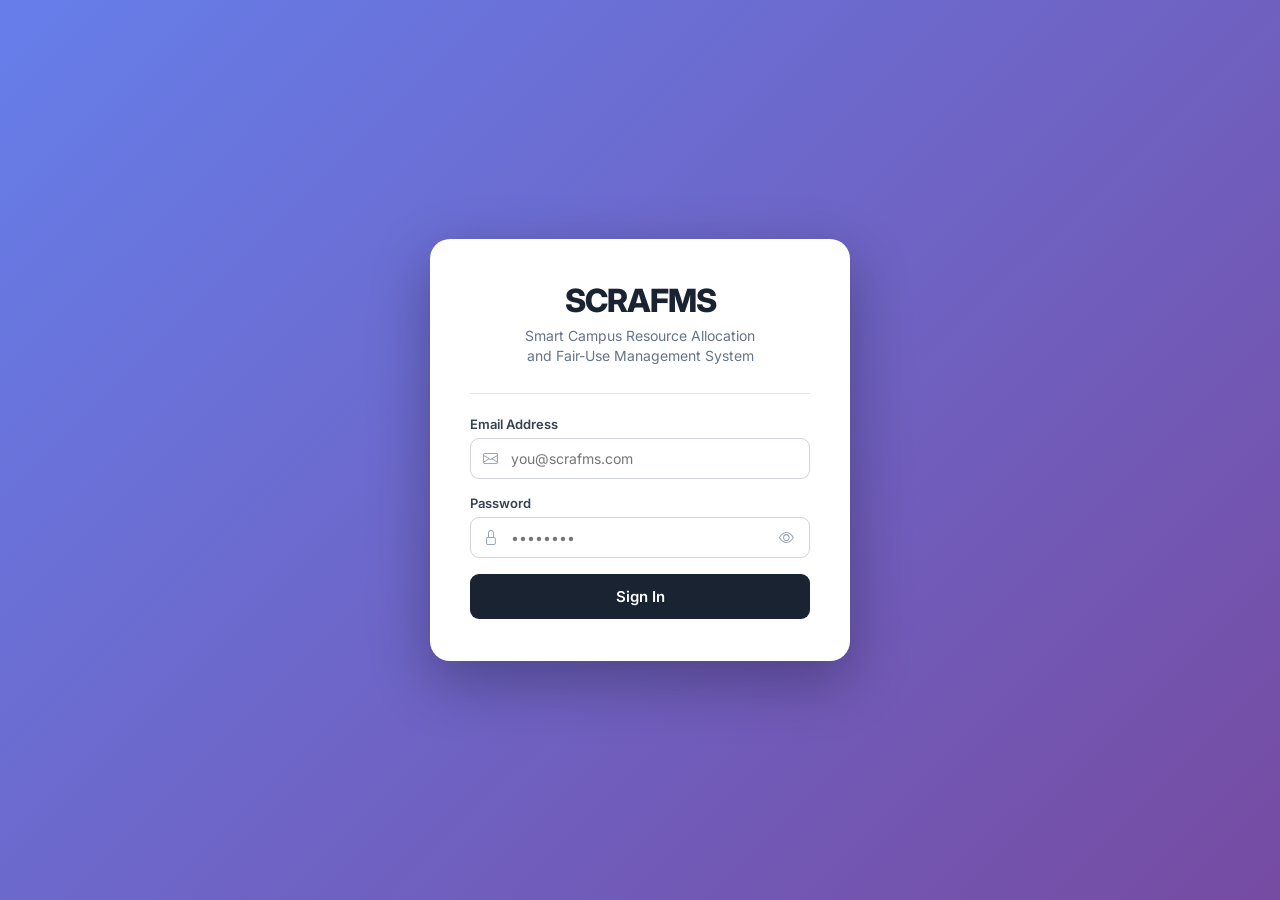
<file: target/classes/web/login.html>
<!DOCTYPE html>
<html lang="en">
<head>
<meta charset="UTF-8">
<meta name="viewport" content="width=device-width,initial-scale=1.0">
<title>SCRAFMS – Sign In</title>
<link rel="preconnect" href="https://fonts.googleapis.com">
<link href="https://fonts.googleapis.com/css2?family=Inter:wght@400;500;600;700;800&display=swap" rel="stylesheet">
<link rel="stylesheet" href="https://cdn.jsdelivr.net/npm/bootstrap-icons@1.11.3/font/bootstrap-icons.min.css">
<style>
*{box-sizing:border-box;margin:0;padding:0;}
body{font-family:'Inter',sans-serif;min-height:100vh;display:flex;align-items:center;
  justify-content:center;background:linear-gradient(135deg,#667eea 0%,#764ba2 100%);}
.login-card{background:white;border-radius:20px;padding:42px 40px;
  width:420px;max-width:92vw;box-shadow:0 20px 60px rgba(0,0,0,0.3);}
.login-logo{text-align:center;margin-bottom:28px;}
.login-logo h1{font-size:32px;font-weight:800;color:#1a2332;letter-spacing:-1px;}
.login-logo p{color:#64748b;font-size:14px;margin-top:6px;line-height:1.4;}
hr{border:none;border-top:1px solid #e2e8f0;margin:22px 0;}
.form-group{margin-bottom:16px;}
label{display:block;font-size:13px;font-weight:600;color:#374151;margin-bottom:6px;}
.input-wrap{position:relative;}
.input-wrap i.icon{position:absolute;left:13px;top:50%;transform:translateY(-50%);
  color:#94a3b8;font-size:15px;pointer-events:none;}
input[type=text],input[type=email],input[type=password]{
  width:100%;padding:11px 14px 11px 40px;border:1.5px solid #d1d5db;
  border-radius:9px;font-size:14px;font-family:'Inter',sans-serif;
  outline:none;transition:border-color 0.18s;color:#1e293b;background:white;}
input:focus{border-color:#4f8ef7;box-shadow:0 0 0 3px rgba(79,142,247,0.12);}
.eye-btn{position:absolute;right:12px;top:50%;transform:translateY(-50%);
  background:none;border:none;cursor:pointer;color:#94a3b8;padding:4px;font-size:15px;}
.btn-signin{width:100%;padding:13px;background:#1a2332;color:white;
  border:none;border-radius:9px;font-size:15px;font-weight:600;
  font-family:'Inter',sans-serif;cursor:pointer;transition:background 0.18s;
  display:flex;align-items:center;justify-content:center;gap:8px;margin-top:6px;}
.btn-signin:hover{background:#232f45;}
.btn-signin:disabled{background:#64748b;cursor:not-allowed;}
.error-box{background:#fef2f2;color:#dc2626;border:1px solid #fecaca;
  border-radius:9px;padding:12px 14px;font-size:14px;display:none;margin-top:14px;}
@keyframes spin{to{transform:rotate(360deg)}}
.spinner{width:18px;height:18px;border:3px solid rgba(255,255,255,0.4);
  border-top-color:white;border-radius:50%;animation:spin 0.7s linear infinite;display:none;}
</style>
</head>
<body>
<div class="login-card">
  <div class="login-logo">
    <h1>SCRAFMS</h1>
    <p>Smart Campus Resource Allocation<br>and Fair-Use Management System</p>
  </div>
  <hr>
  <form id="login-form" onsubmit="handleLogin(event)">
    <div class="form-group">
      <label for="email">Email Address</label>
      <div class="input-wrap">
        <i class="bi bi-envelope icon"></i>
        <input type="email" id="email" placeholder="you@scrafms.com" required autocomplete="email">
      </div>
    </div>
    <div class="form-group">
      <label for="password">Password</label>
      <div class="input-wrap">
        <i class="bi bi-lock icon"></i>
        <input type="password" id="password" placeholder="••••••••" required autocomplete="current-password">
        <button type="button" class="eye-btn" onclick="togglePwd()" id="eye-btn">
          <i class="bi bi-eye" id="eye-icon"></i>
        </button>
      </div>
    </div>
    <button type="submit" class="btn-signin" id="signin-btn">
      <div class="spinner" id="spinner"></div>
      <span id="btn-text">Sign In</span>
    </button>
    <div class="error-box" id="error-box"></div>
  </form>
</div>
<script>
const API = 'http://localhost:8080/api';

// Check if already logged in
(async function(){
  try {
    const res = await fetch(API + '/auth/me', {credentials:'include'});
    const d = await res.json();
    if (d.success) redirect(d.data.role);
  } catch(e){}
})();

function redirect(role) {
  if (role === 'ADMIN')   window.location.href = '/admin-dashboard.html';
  else if (role === 'MANAGER') window.location.href = '/manager-dashboard.html';
  else window.location.href = '/student-dashboard.html';
}

function togglePwd() {
  const p = document.getElementById('password');
  const i = document.getElementById('eye-icon');
  if (p.type === 'password') {
    p.type = 'text'; i.className = 'bi bi-eye-slash';
  } else {
    p.type = 'password'; i.className = 'bi bi-eye';
  }
}

async function handleLogin(e) {
  e.preventDefault();
  const email = document.getElementById('email').value.trim();
  const password = document.getElementById('password').value;
  const errBox = document.getElementById('error-box');
  const spinner = document.getElementById('spinner');
  const btnText = document.getElementById('btn-text');
  const btn = document.getElementById('signin-btn');

  errBox.style.display = 'none';
  spinner.style.display = 'block';
  btnText.textContent = 'Signing in…';
  btn.disabled = true;

  try {
    const res = await fetch(API + '/auth/login', {
      method: 'POST',
      credentials: 'include',
      headers: {'Content-Type':'application/json'},
      body: JSON.stringify({email, password})
    });
    const d = await res.json();
    if (d.success) {
      redirect(d.data.role);
    } else {
      throw new Error(d.error || 'Invalid credentials');
    }
  } catch(err) {
    errBox.textContent = err.message || 'Login failed. Please try again.';
    errBox.style.display = 'block';
    spinner.style.display = 'none';
    btnText.textContent = 'Sign In';
    btn.disabled = false;
  }
}
</script>
</body>
</html>
</file>
